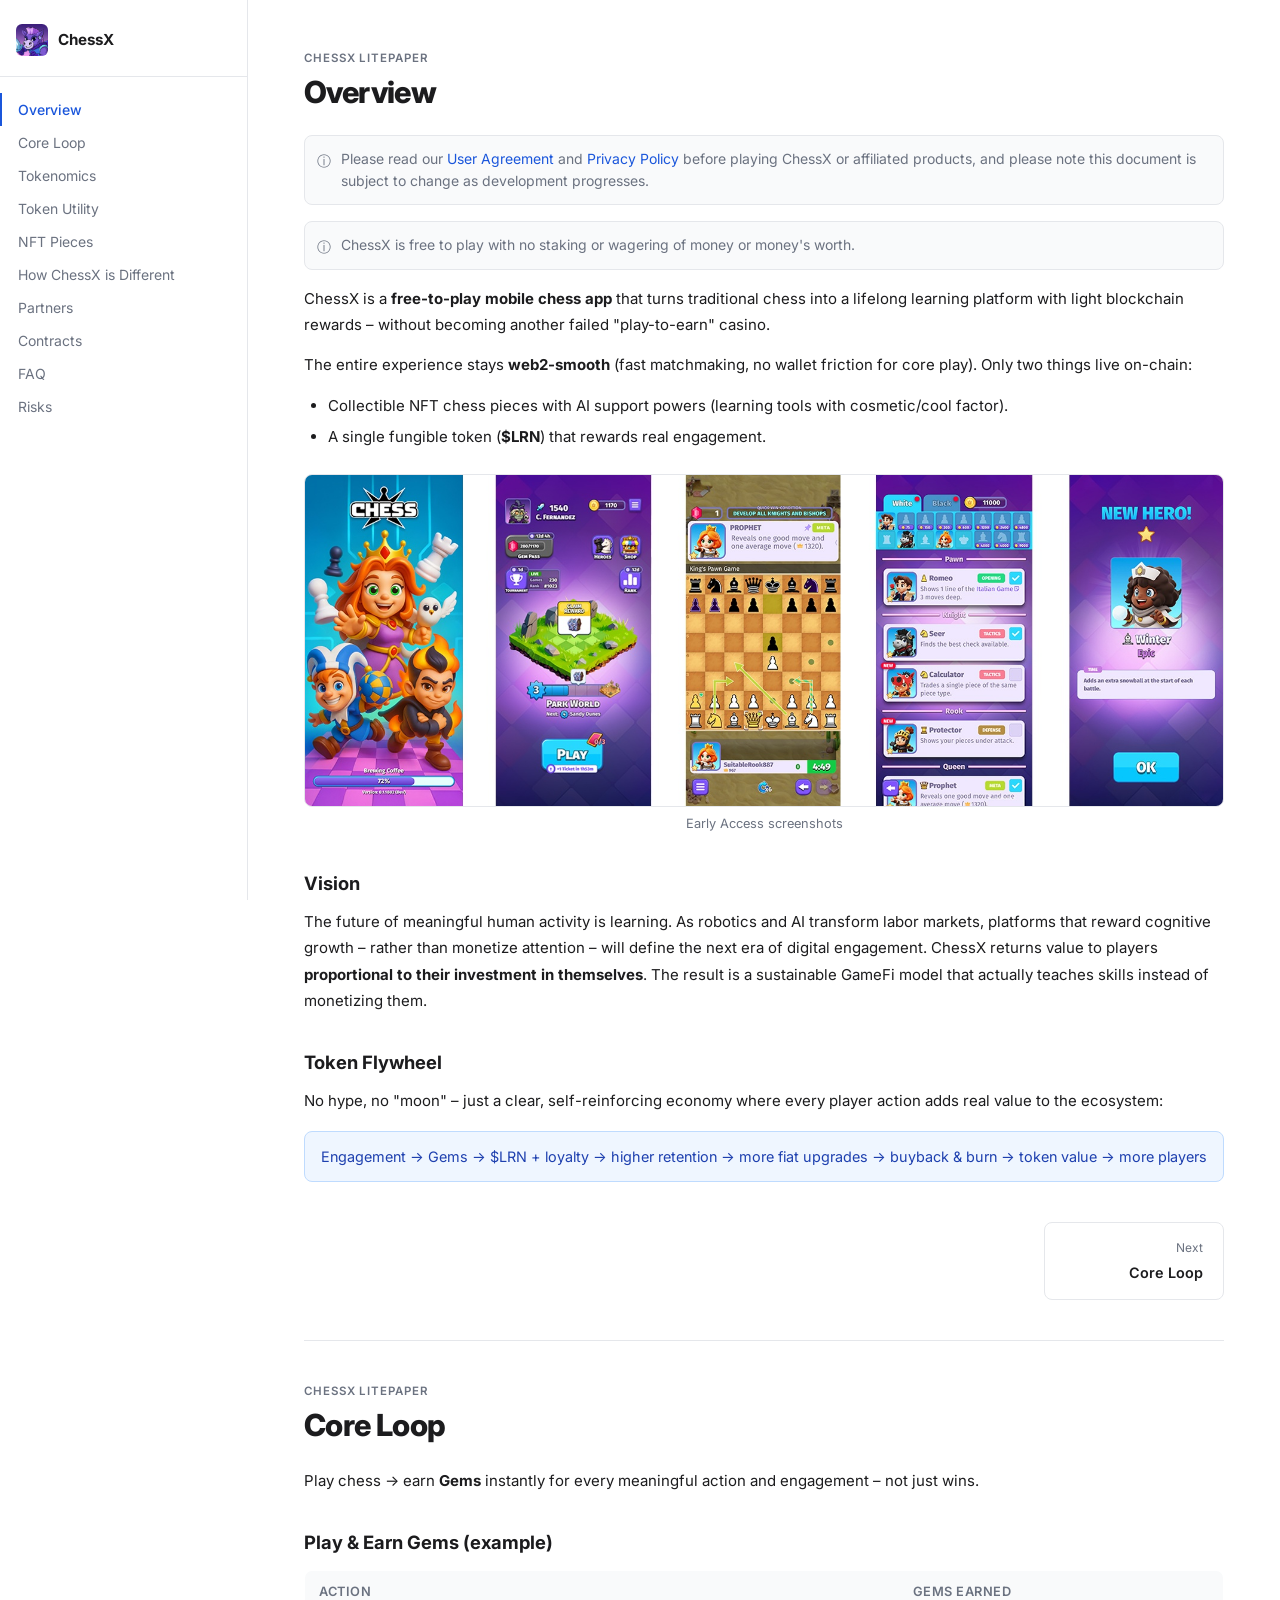
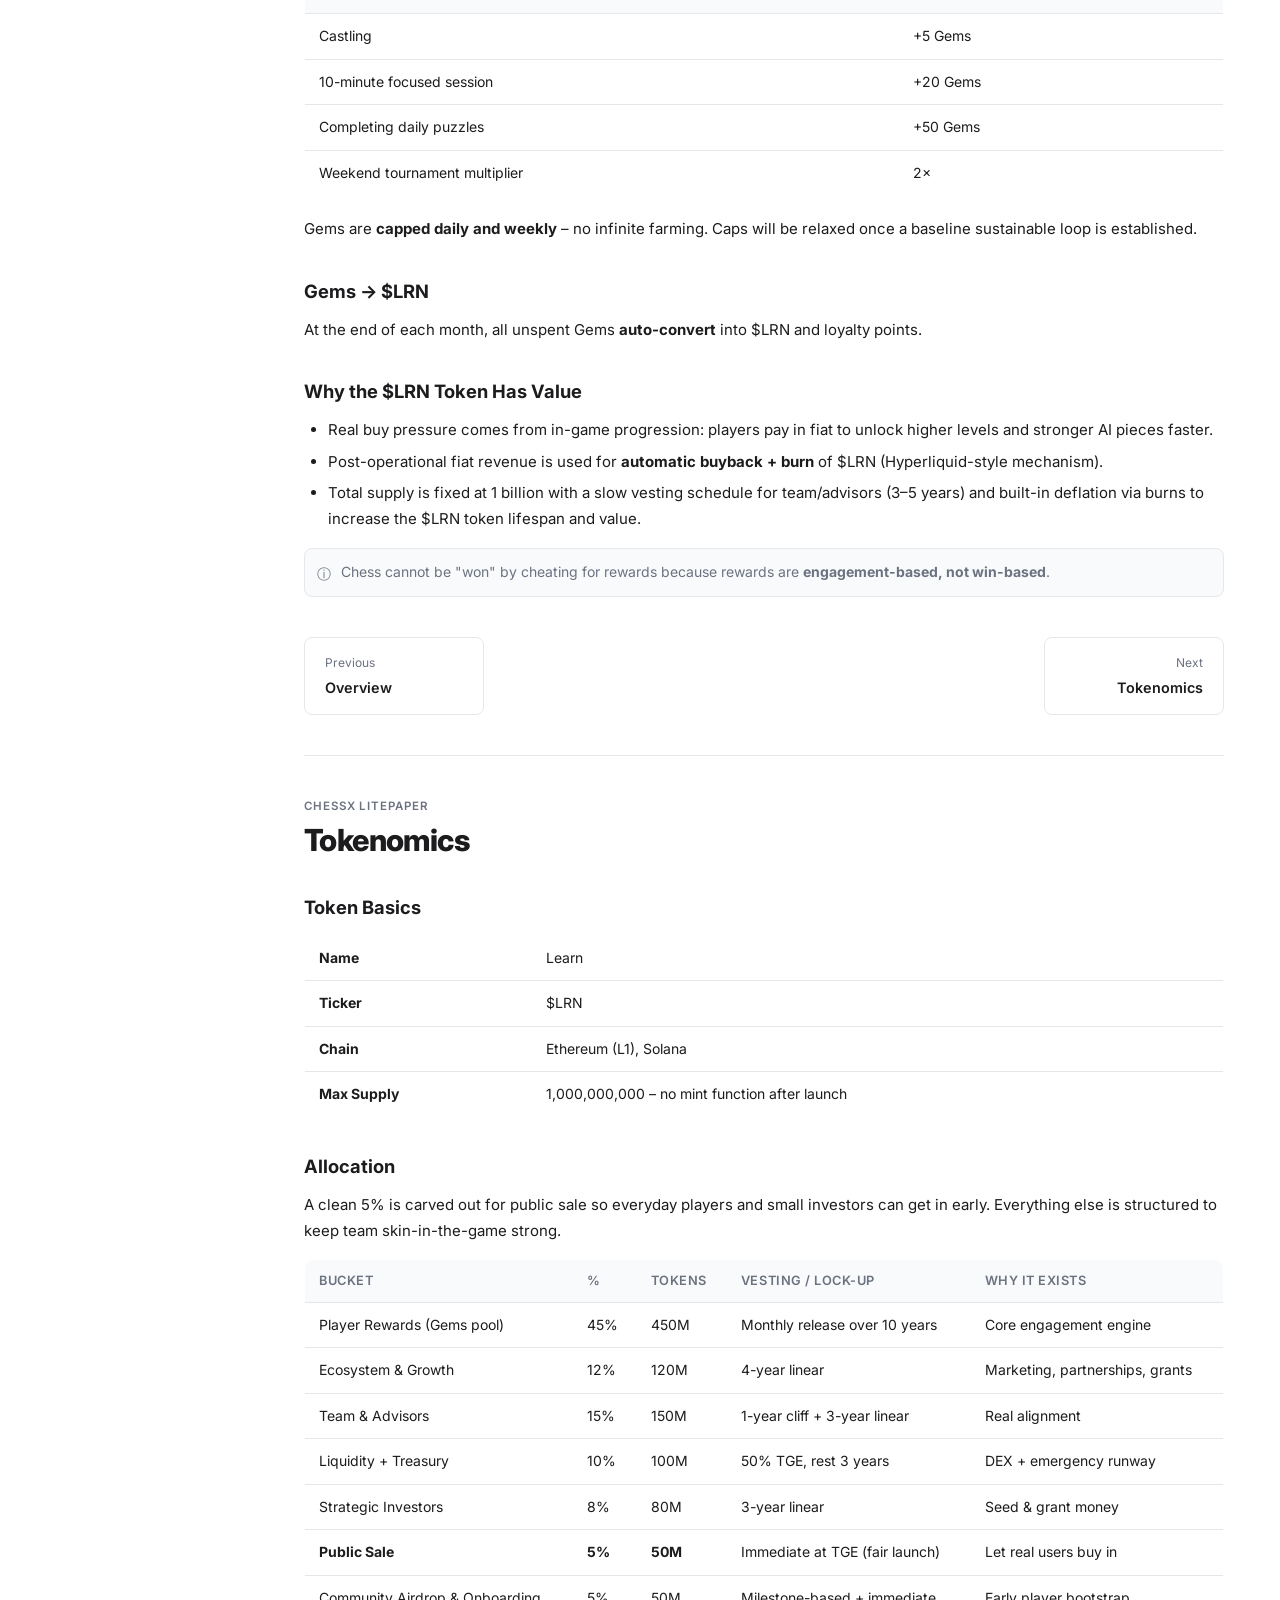
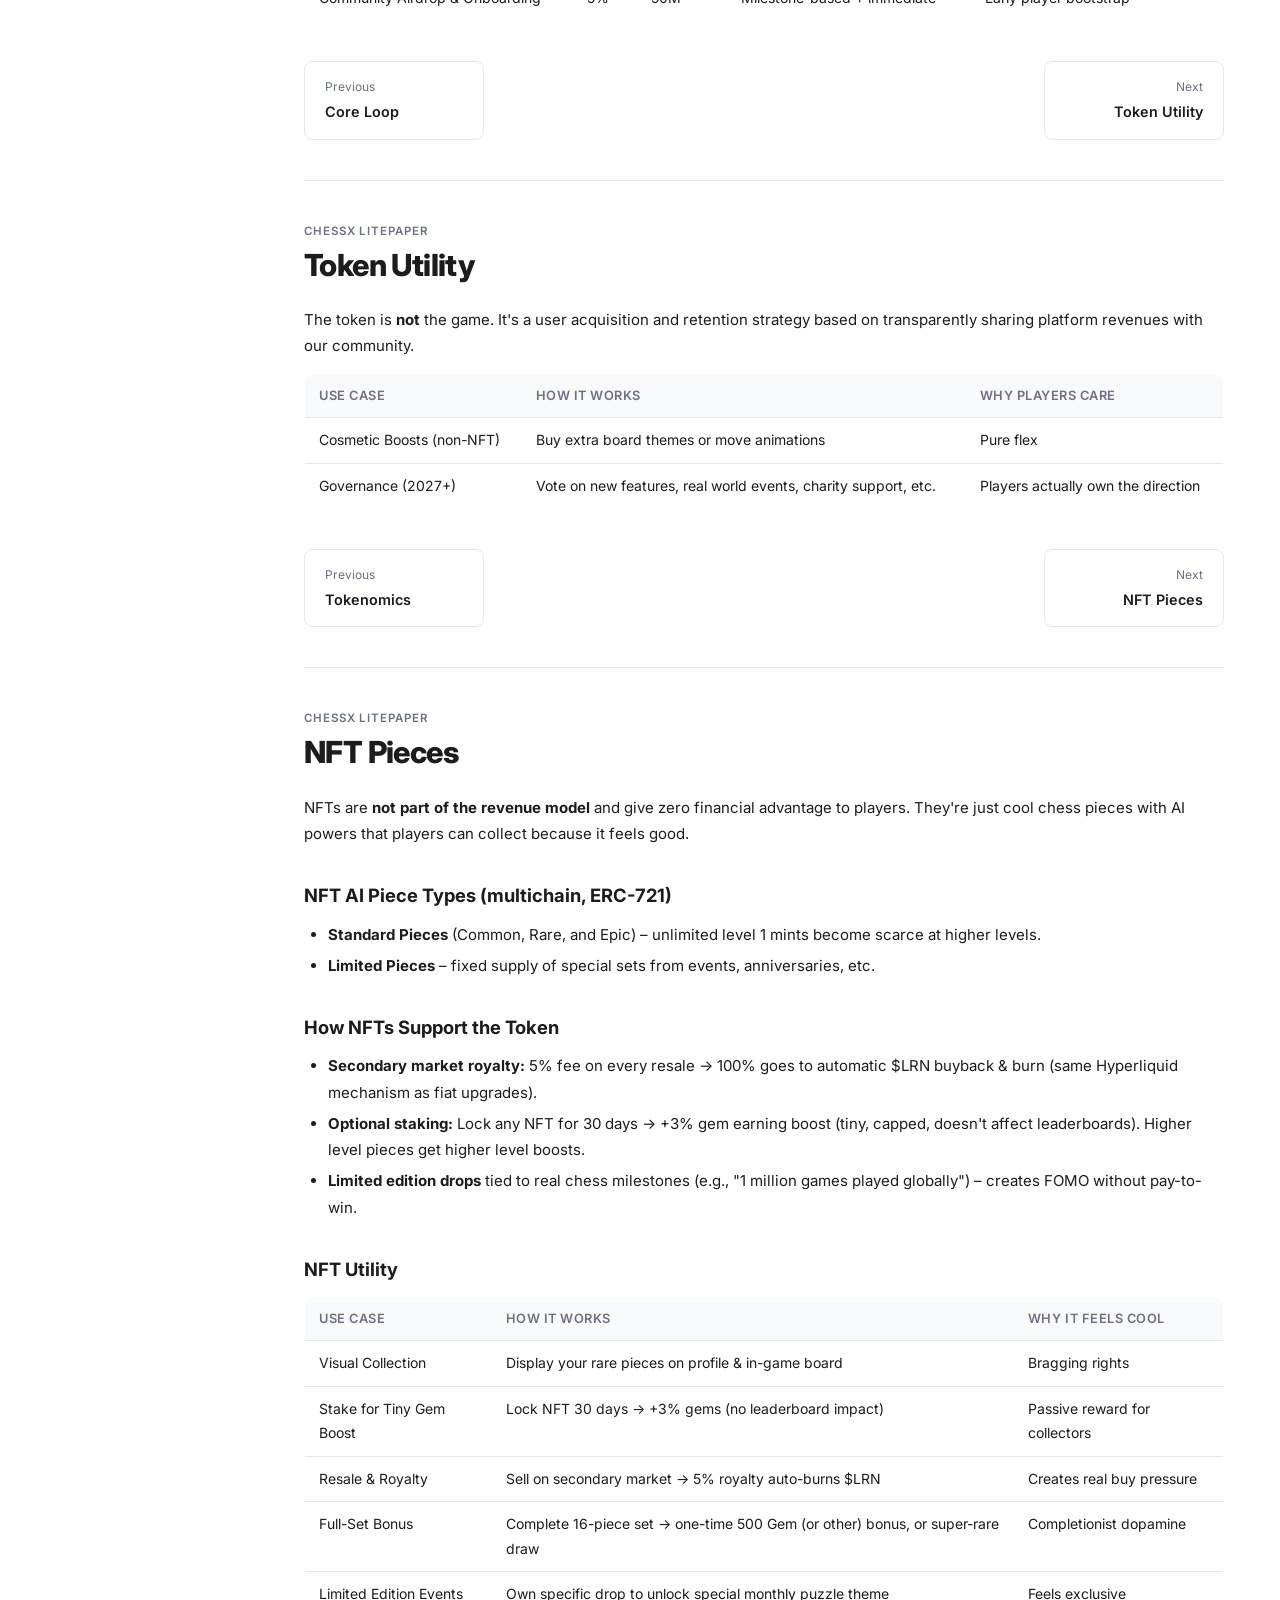
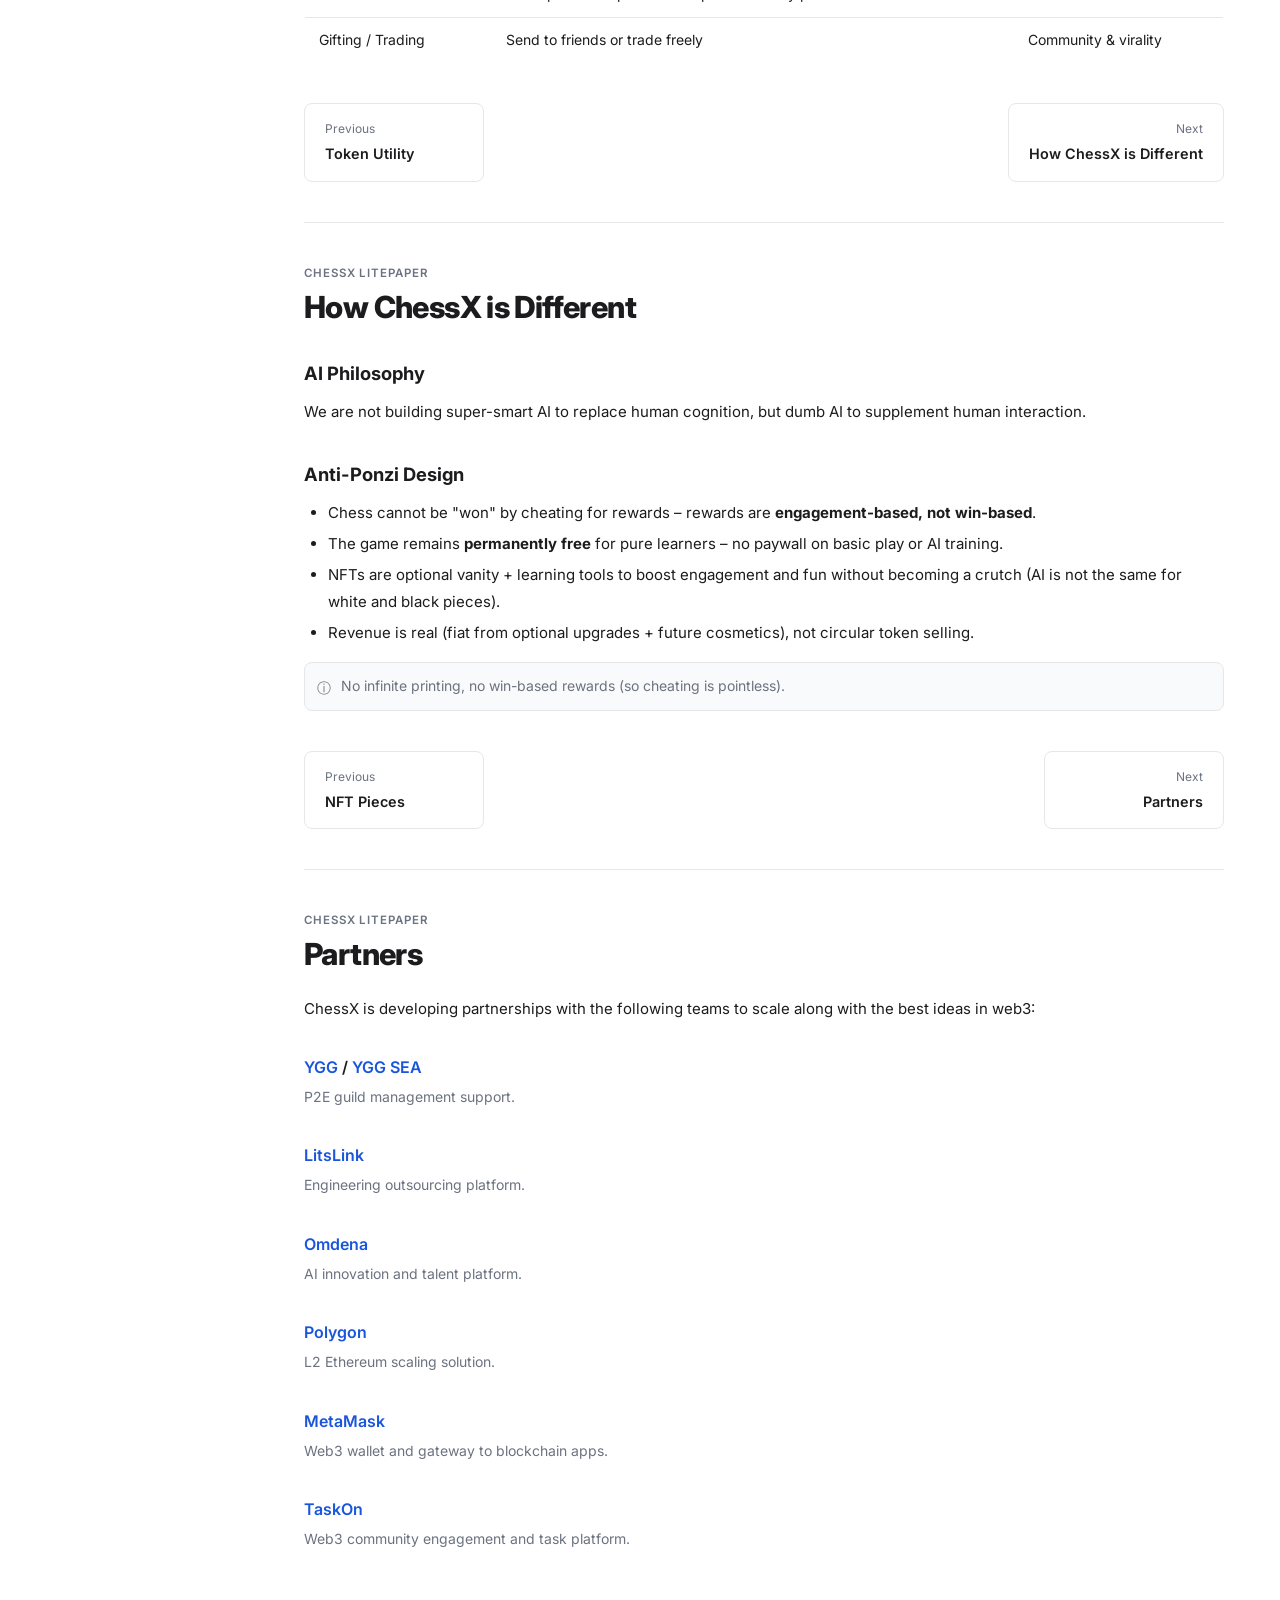
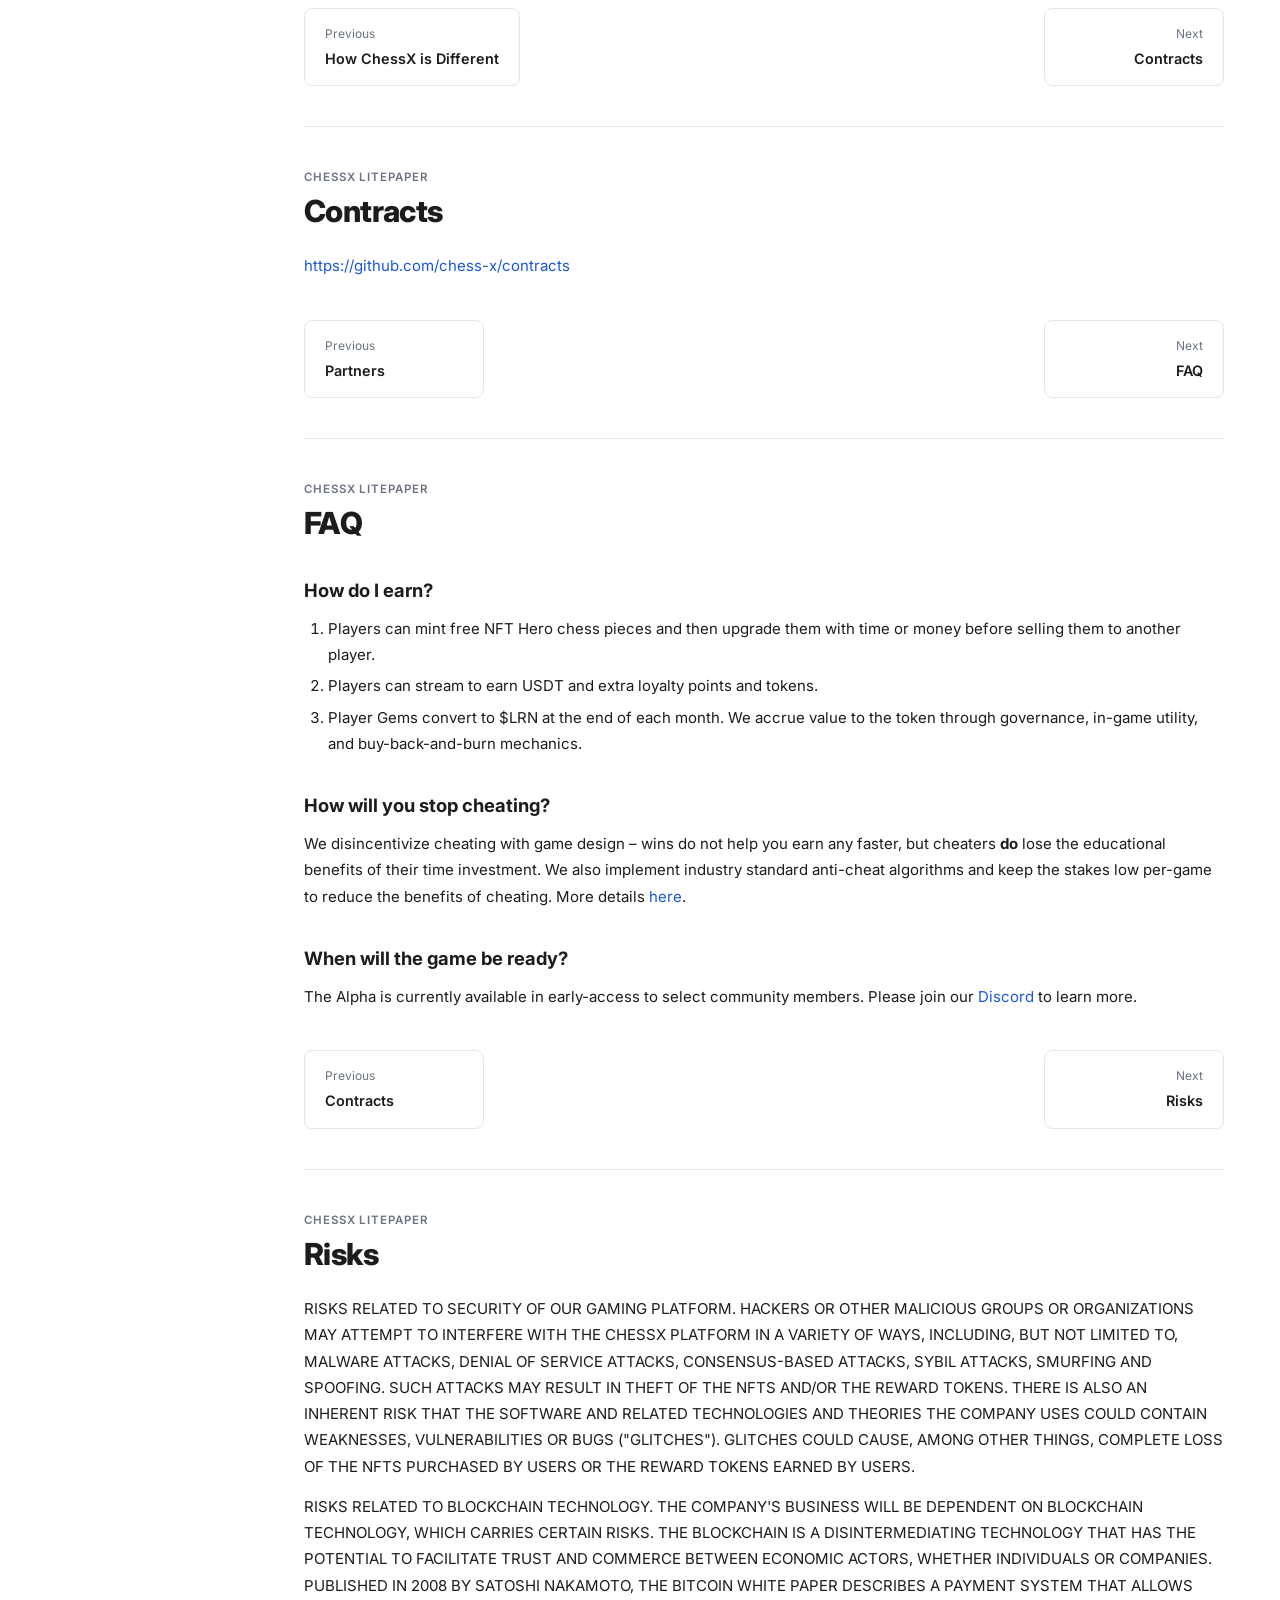
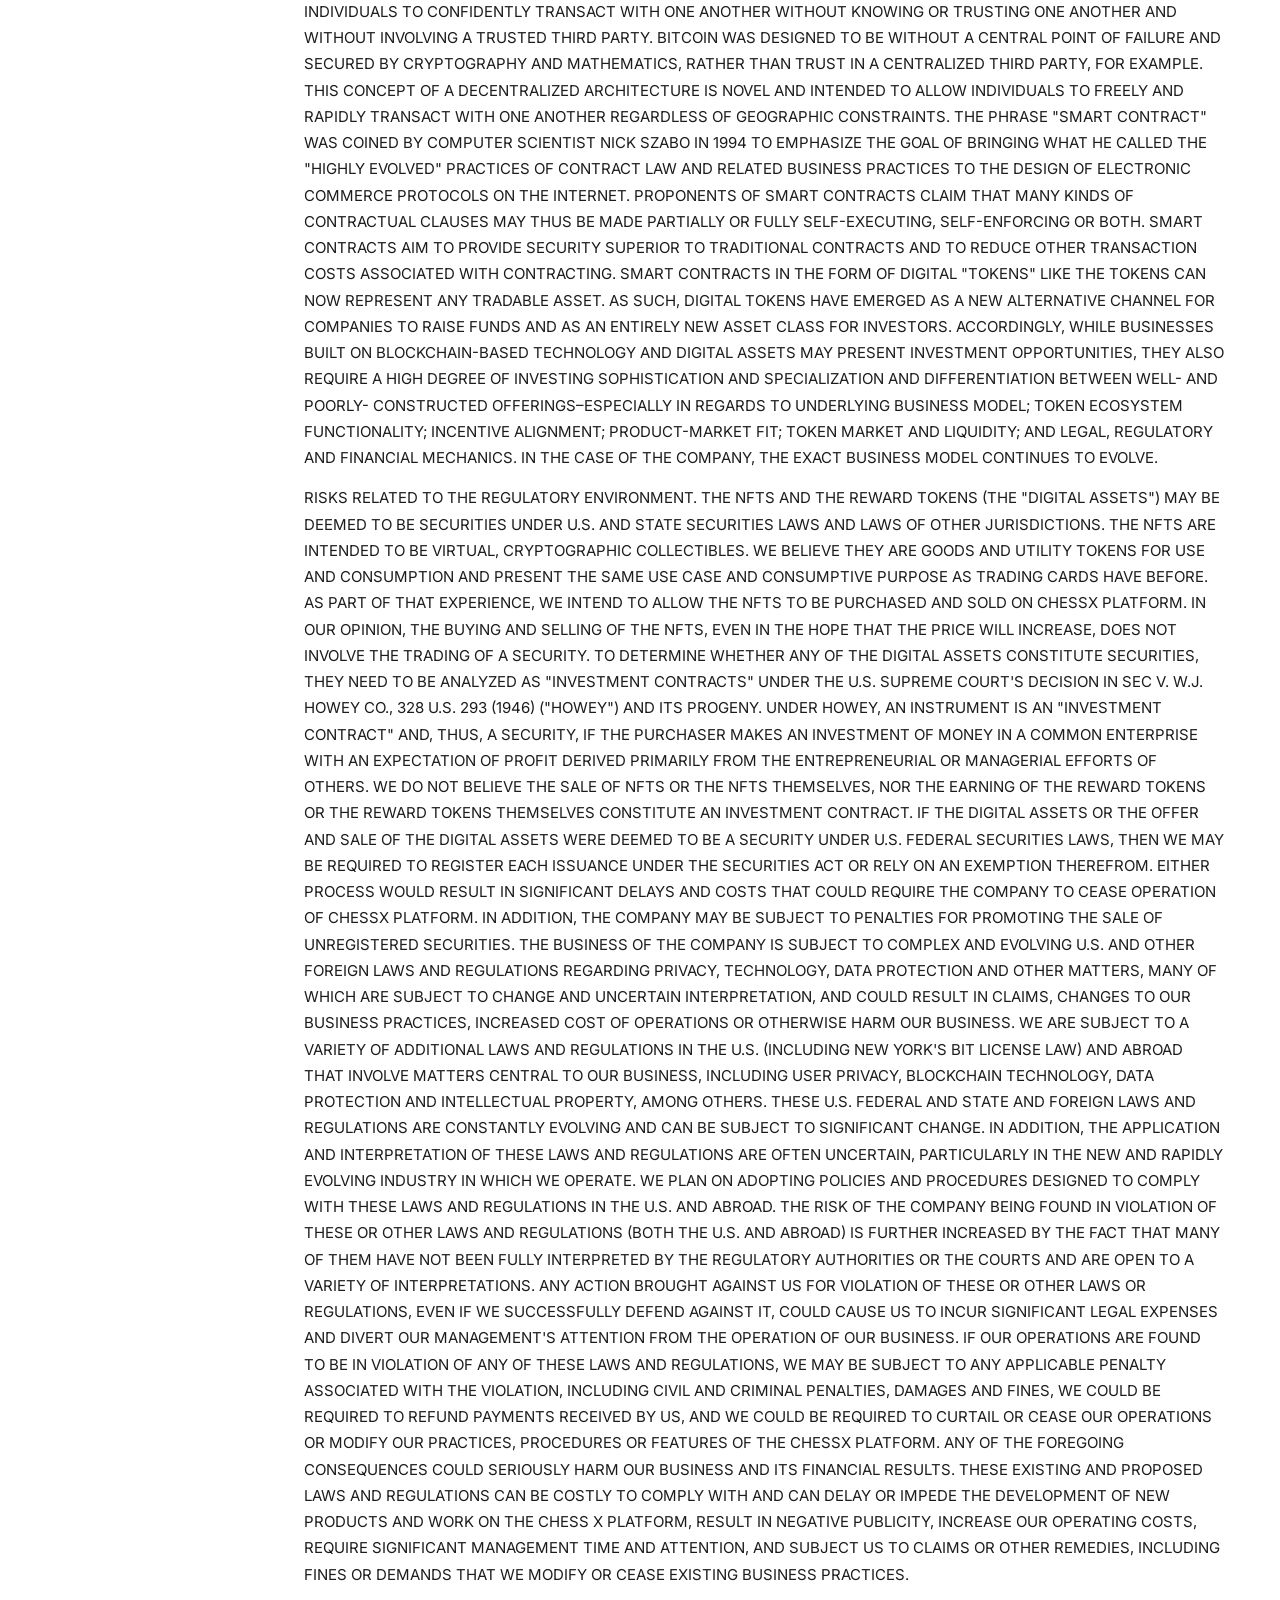
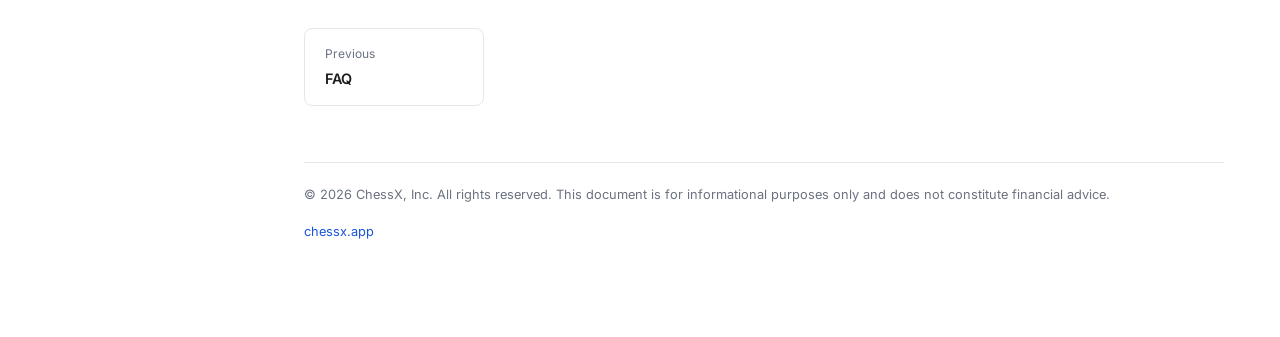
<file: index.html>
<!DOCTYPE html>
<html lang="en">
<head>
  <meta charset="UTF-8" />
  <meta name="viewport" content="width=device-width, initial-scale=1.0" />
  <title>ChessX Litepaper</title>
  <link rel="preconnect" href="https://fonts.googleapis.com">
  <link rel="preconnect" href="https://fonts.gstatic.com" crossorigin>
  <link href="https://fonts.googleapis.com/css2?family=Inter:wght@400;500;600;700;800&display=swap" rel="stylesheet">
  <link rel="icon" type="image/png" href="favicon.png" />
  <link rel="stylesheet" href="styles.css" />
</head>
<body>

  <!-- MOBILE HEADER -->
  <header class="mobile-header">
    <div class="mobile-logo">
      <a href="https://chessx.app" target="_blank">
        <img src="images/logo-game.jpg" alt="ChessX" />
        <span>ChessX</span>
      </a>
    </div>
    <button class="mobile-menu-btn" onclick="toggleMobileMenu()">☰</button>
  </header>
  <nav class="mobile-nav" id="mobile-nav">
    <a href="javascript:void(0)" data-target="overview" onclick="mobileNavClick(this)">Overview</a>
    <a href="javascript:void(0)" data-target="core-loop" onclick="mobileNavClick(this)">Core Loop</a>
    <a href="javascript:void(0)" data-target="tokenomics" onclick="mobileNavClick(this)">Tokenomics</a>
    <a href="javascript:void(0)" data-target="token-utility" onclick="mobileNavClick(this)">Token Utility</a>
    <a href="javascript:void(0)" data-target="nfts" onclick="mobileNavClick(this)">NFT Pieces</a>
    <a href="javascript:void(0)" data-target="differentiation" onclick="mobileNavClick(this)">How ChessX is Different</a>
    <a href="javascript:void(0)" data-target="partners" onclick="mobileNavClick(this)">Partners</a>
    <a href="javascript:void(0)" data-target="contracts" onclick="mobileNavClick(this)">Contracts</a>
    <a href="javascript:void(0)" data-target="faq" onclick="mobileNavClick(this)">FAQ</a>
    <a href="javascript:void(0)" data-target="risks" onclick="mobileNavClick(this)">Risks</a>
  </nav>

  <!-- LEFT SIDEBAR -->
  <aside class="sidebar">
    <div class="sidebar-logo">
      <a href="https://chessx.app" target="_blank">
        <img src="images/logo-game.jpg" alt="ChessX" class="sidebar-logo-img" />
        <span>ChessX</span>
      </a>
    </div>
    <nav class="sidebar-nav">
      <a href="javascript:void(0)" data-target="overview" class="nav-link active">Overview</a>
      <a href="javascript:void(0)" data-target="core-loop" class="nav-link">Core Loop</a>
      <a href="javascript:void(0)" data-target="tokenomics" class="nav-link">Tokenomics</a>
      <a href="javascript:void(0)" data-target="token-utility" class="nav-link">Token Utility</a>
      <a href="javascript:void(0)" data-target="nfts" class="nav-link">NFT Pieces</a>
      <a href="javascript:void(0)" data-target="differentiation" class="nav-link">How ChessX is Different</a>
      <a href="javascript:void(0)" data-target="partners" class="nav-link">Partners</a>
      <a href="javascript:void(0)" data-target="contracts" class="nav-link">Contracts</a>
      <a href="javascript:void(0)" data-target="faq" class="nav-link">FAQ</a>
      <a href="javascript:void(0)" data-target="risks" class="nav-link">Risks</a>
    </nav>
  </aside>

  <!-- MAIN CONTENT -->
  <main class="content">

    <!-- OVERVIEW -->
    <section id="overview">
      <p class="section-label">CHESSX LITEPAPER</p>
      <h1>Overview</h1>

      <div class="callout">
        Please read our <a href="https://prod.d22aw5rcayijxz.amplifyapp.com/user-agreement" target="_blank">User Agreement</a> and <a href="https://prod.d22aw5rcayijxz.amplifyapp.com/privacy-policy" target="_blank">Privacy Policy</a> before playing ChessX or affiliated products, and please note this document is subject to change as development progresses.
      </div>

      <div class="callout">
        ChessX is free to play with no staking or wagering of money or money's worth.
      </div>

      <p>ChessX is a <strong>free-to-play mobile chess app</strong> that turns traditional chess into a lifelong learning platform with light blockchain rewards – without becoming another failed "play-to-earn" casino.</p>

      <p>The entire experience stays <strong>web2-smooth</strong> (fast matchmaking, no wallet friction for core play). Only two things live on-chain:</p>

      <ul>
        <li>Collectible NFT chess pieces with AI support powers (learning tools with cosmetic/cool factor).</li>
        <li>A single fungible token (<strong>$LRN</strong>) that rewards real engagement.</li>
      </ul>

      <div class="screenshot-row">
        <img src="images/ea-ios-screen-composite-1536x553.jpg" alt="ChessX alpha screenshots" />
      </div>
      <p class="caption">Early Access screenshots</p>

      <h2>Vision</h2>
      <p>The future of meaningful human activity is learning. As robotics and AI transform labor markets, platforms that reward cognitive growth – rather than monetize attention – will define the next era of digital engagement. ChessX returns value to players <strong>proportional to their investment in themselves</strong>. The result is a sustainable GameFi model that actually teaches skills instead of monetizing them.</p>

      <h2>Token Flywheel</h2>

      <p>No hype, no "moon" – just a clear, self-reinforcing economy where every player action adds real value to the ecosystem:</p>

      <div class="flywheel">
        Engagement → Gems → $LRN + loyalty → higher retention → more fiat upgrades → buyback &amp; burn → token value → more players
      </div>

      <div class="page-nav">
        <div></div>
        <a href="javascript:void(0)" data-target="core-loop" class="page-nav-next">
          <span class="page-nav-label">Next</span>
          <span class="page-nav-title">Core Loop</span>
        </a>
      </div>
    </section>

    <hr />

    <!-- CORE LOOP -->
    <section id="core-loop">
      <p class="section-label">CHESSX LITEPAPER</p>
      <h1>Core Loop</h1>

      <p>Play chess → earn <strong>Gems</strong> instantly for every meaningful action and engagement – not just wins.</p>

      <h2>Play &amp; Earn Gems (example)</h2>

      <table>
        <thead>
          <tr><th>Action</th><th>Gems Earned</th></tr>
        </thead>
        <tbody>
          <tr><td>Castling</td><td>+5 Gems</td></tr>
          <tr><td>10-minute focused session</td><td>+20 Gems</td></tr>
          <tr><td>Completing daily puzzles</td><td>+50 Gems</td></tr>
          <tr><td>Weekend tournament multiplier</td><td>2×</td></tr>
        </tbody>
      </table>

      <p>Gems are <strong>capped daily and weekly</strong> – no infinite farming. Caps will be relaxed once a baseline sustainable loop is established.</p>

      <h2>Gems → $LRN</h2>
      <p>At the end of each month, all unspent Gems <strong>auto-convert</strong> into $LRN and loyalty points.</p>

      <h2>Why the $LRN Token Has Value</h2>
      <ul>
        <li>Real buy pressure comes from in-game progression: players pay in fiat to unlock higher levels and stronger AI pieces faster.</li>
        <li>Post-operational fiat revenue is used for <strong>automatic buyback + burn</strong> of $LRN (Hyperliquid-style mechanism).</li>
        <li>Total supply is fixed at 1 billion with a slow vesting schedule for team/advisors (3–5 years) and built-in deflation via burns to increase the $LRN token lifespan and value.</li>
      </ul>

      <div class="callout">
        Chess cannot be "won" by cheating for rewards because rewards are <strong>engagement-based, not win-based</strong>.
      </div>

      <div class="page-nav">
        <a href="javascript:void(0)" data-target="overview" class="page-nav-prev">
          <span class="page-nav-label">Previous</span>
          <span class="page-nav-title">Overview</span>
        </a>
        <a href="javascript:void(0)" data-target="tokenomics" class="page-nav-next">
          <span class="page-nav-label">Next</span>
          <span class="page-nav-title">Tokenomics</span>
        </a>
      </div>
    </section>

    <hr />

    <!-- TOKENOMICS -->
    <section id="tokenomics">
      <p class="section-label">CHESSX LITEPAPER</p>
      <h1>Tokenomics</h1>

      <h2>Token Basics</h2>
      <table>
        <tbody>
          <tr><td><strong>Name</strong></td><td>Learn</td></tr>
          <tr><td><strong>Ticker</strong></td><td>$LRN</td></tr>
          <tr><td><strong>Chain</strong></td><td>Ethereum (L1), Solana</td></tr>
          <tr><td><strong>Max Supply</strong></td><td>1,000,000,000 – no mint function after launch</td></tr>
        </tbody>
      </table>

      <h2>Allocation</h2>
      <p>A clean 5% is carved out for public sale so everyday players and small investors can get in early. Everything else is structured to keep team skin-in-the-game strong.</p>

      <table>
        <thead>
          <tr><th>Bucket</th><th>%</th><th>Tokens</th><th>Vesting / Lock-up</th><th>Why it exists</th></tr>
        </thead>
        <tbody>
          <tr><td>Player Rewards (Gems pool)</td><td>45%</td><td>450M</td><td>Monthly release over 10 years</td><td>Core engagement engine</td></tr>
          <tr><td>Ecosystem &amp; Growth</td><td>12%</td><td>120M</td><td>4-year linear</td><td>Marketing, partnerships, grants</td></tr>
          <tr><td>Team &amp; Advisors</td><td>15%</td><td>150M</td><td>1-year cliff + 3-year linear</td><td>Real alignment</td></tr>
          <tr><td>Liquidity + Treasury</td><td>10%</td><td>100M</td><td>50% TGE, rest 3 years</td><td>DEX + emergency runway</td></tr>
          <tr><td>Strategic Investors</td><td>8%</td><td>80M</td><td>3-year linear</td><td>Seed &amp; grant money</td></tr>
          <tr><td><strong>Public Sale</strong></td><td><strong>5%</strong></td><td><strong>50M</strong></td><td>Immediate at TGE (fair launch)</td><td>Let real users buy in</td></tr>
          <tr><td>Community Airdrop &amp; Onboarding</td><td>5%</td><td>50M</td><td>Milestone-based + immediate</td><td>Early player bootstrap</td></tr>
        </tbody>
      </table>

      <div class="page-nav">
        <a href="javascript:void(0)" data-target="core-loop" class="page-nav-prev">
          <span class="page-nav-label">Previous</span>
          <span class="page-nav-title">Core Loop</span>
        </a>
        <a href="javascript:void(0)" data-target="token-utility" class="page-nav-next">
          <span class="page-nav-label">Next</span>
          <span class="page-nav-title">Token Utility</span>
        </a>
      </div>
    </section>

    <hr />

    <!-- TOKEN UTILITY -->
    <section id="token-utility">
      <p class="section-label">CHESSX LITEPAPER</p>
      <h1>Token Utility</h1>

      <p>The token is <strong>not</strong> the game. It's a user acquisition and retention strategy based on transparently sharing platform revenues with our community.</p>

      <table>
        <thead>
          <tr><th>Use Case</th><th>How It Works</th><th>Why Players Care</th></tr>
        </thead>
        <tbody>
          <tr><td>Cosmetic Boosts (non-NFT)</td><td>Buy extra board themes or move animations</td><td>Pure flex</td></tr>
          <tr><td>Governance (2027+)</td><td>Vote on new features, real world events, charity support, etc.</td><td>Players actually own the direction</td></tr>
        </tbody>
      </table>

      <div class="page-nav">
        <a href="javascript:void(0)" data-target="tokenomics" class="page-nav-prev">
          <span class="page-nav-label">Previous</span>
          <span class="page-nav-title">Tokenomics</span>
        </a>
        <a href="javascript:void(0)" data-target="nfts" class="page-nav-next">
          <span class="page-nav-label">Next</span>
          <span class="page-nav-title">NFT Pieces</span>
        </a>
      </div>
    </section>

    <hr />

    <!-- NFTs -->
    <section id="nfts">
      <p class="section-label">CHESSX LITEPAPER</p>
      <h1>NFT Pieces</h1>

      <p>NFTs are <strong>not part of the revenue model</strong> and give zero financial advantage to players. They're just cool chess pieces with AI powers that players can collect because it feels good.</p>

      <h2>NFT AI Piece Types (multichain, ERC-721)</h2>
      <ul>
        <li><strong>Standard Pieces</strong> (Common, Rare, and Epic) – unlimited level 1 mints become scarce at higher levels.</li>
        <li><strong>Limited Pieces</strong> – fixed supply of special sets from events, anniversaries, etc.</li>
      </ul>

      <h2>How NFTs Support the Token</h2>
      <ul>
        <li><strong>Secondary market royalty:</strong> 5% fee on every resale → 100% goes to automatic $LRN buyback &amp; burn (same Hyperliquid mechanism as fiat upgrades).</li>
        <li><strong>Optional staking:</strong> Lock any NFT for 30 days → +3% gem earning boost (tiny, capped, doesn't affect leaderboards). Higher level pieces get higher level boosts.</li>
        <li><strong>Limited edition drops</strong> tied to real chess milestones (e.g., "1 million games played globally") – creates FOMO without pay-to-win.</li>
      </ul>

      <h2>NFT Utility</h2>
      <table>
        <thead>
          <tr><th>Use Case</th><th>How It Works</th><th>Why It Feels Cool</th></tr>
        </thead>
        <tbody>
          <tr><td>Visual Collection</td><td>Display your rare pieces on profile &amp; in-game board</td><td>Bragging rights</td></tr>
          <tr><td>Stake for Tiny Gem Boost</td><td>Lock NFT 30 days → +3% gems (no leaderboard impact)</td><td>Passive reward for collectors</td></tr>
          <tr><td>Resale &amp; Royalty</td><td>Sell on secondary market → 5% royalty auto-burns $LRN</td><td>Creates real buy pressure</td></tr>
          <tr><td>Full-Set Bonus</td><td>Complete 16-piece set → one-time 500 Gem (or other) bonus, or super-rare draw</td><td>Completionist dopamine</td></tr>
          <tr><td>Limited Edition Events</td><td>Own specific drop to unlock special monthly puzzle theme</td><td>Feels exclusive</td></tr>
          <tr><td>Gifting / Trading</td><td>Send to friends or trade freely</td><td>Community &amp; virality</td></tr>
        </tbody>
      </table>

      <div class="page-nav">
        <a href="javascript:void(0)" data-target="token-utility" class="page-nav-prev">
          <span class="page-nav-label">Previous</span>
          <span class="page-nav-title">Token Utility</span>
        </a>
        <a href="javascript:void(0)" data-target="differentiation" class="page-nav-next">
          <span class="page-nav-label">Next</span>
          <span class="page-nav-title">How ChessX is Different</span>
        </a>
      </div>
    </section>

    <hr />

    <!-- DIFFERENTIATION -->
    <section id="differentiation">
      <p class="section-label">CHESSX LITEPAPER</p>
      <h1>How ChessX is Different</h1>

      <h2>AI Philosophy</h2>
      <p>We are not building super-smart AI to replace human cognition, but dumb AI to supplement human interaction.</p>

      <h2>Anti-Ponzi Design</h2>
      <ul>
        <li>Chess cannot be "won" by cheating for rewards – rewards are <strong>engagement-based, not win-based</strong>.</li>
        <li>The game remains <strong>permanently free</strong> for pure learners – no paywall on basic play or AI training.</li>
        <li>NFTs are optional vanity + learning tools to boost engagement and fun without becoming a crutch (AI is not the same for white and black pieces).</li>
        <li>Revenue is real (fiat from optional upgrades + future cosmetics), not circular token selling.</li>
      </ul>

      <div class="callout">
        No infinite printing, no win-based rewards (so cheating is pointless).
      </div>

      <div class="page-nav">
        <a href="javascript:void(0)" data-target="nfts" class="page-nav-prev">
          <span class="page-nav-label">Previous</span>
          <span class="page-nav-title">NFT Pieces</span>
        </a>
        <a href="javascript:void(0)" data-target="partners" class="page-nav-next">
          <span class="page-nav-label">Next</span>
          <span class="page-nav-title">Partners</span>
        </a>
      </div>
    </section>

    <hr />

    <!-- PARTNERS -->
    <section id="partners">
      <p class="section-label">CHESSX LITEPAPER</p>
      <h1>Partners</h1>

      <p>ChessX is developing partnerships with the following teams to scale along with the best ideas in web3:</p>

      <div class="partner-list">

        <div class="partner">
          <h3><a href="https://ygg.gg" target="_blank">YGG</a> / <a href="https://ygg.gg/sea" target="_blank">YGG SEA</a></h3>
          <p>P2E guild management support.</p>
        </div>

        <div class="partner">
          <h3><a href="https://litslink.com" target="_blank">LitsLink</a></h3>
          <p>Engineering outsourcing platform.</p>
        </div>

        <div class="partner">
          <h3><a href="https://omdena.com" target="_blank">Omdena</a></h3>
          <p>AI innovation and talent platform.</p>
        </div>

        <div class="partner">
          <h3><a href="https://polygon.technology" target="_blank">Polygon</a></h3>
          <p>L2 Ethereum scaling solution.</p>
        </div>

        <div class="partner">
          <h3><a href="https://metamask.io" target="_blank">MetaMask</a></h3>
          <p>Web3 wallet and gateway to blockchain apps.</p>
        </div>

        <div class="partner">
          <h3><a href="https://taskon.xyz" target="_blank">TaskOn</a></h3>
          <p>Web3 community engagement and task platform.</p>
        </div>

      </div>

      <div class="page-nav">
        <a href="javascript:void(0)" data-target="differentiation" class="page-nav-prev">
          <span class="page-nav-label">Previous</span>
          <span class="page-nav-title">How ChessX is Different</span>
        </a>
        <a href="javascript:void(0)" data-target="contracts" class="page-nav-next">
          <span class="page-nav-label">Next</span>
          <span class="page-nav-title">Contracts</span>
        </a>
      </div>
    </section>

    <hr />

    <!-- CONTRACTS -->
    <section id="contracts">
      <p class="section-label">CHESSX LITEPAPER</p>
      <h1>Contracts</h1>

      <p><a href="https://github.com/chess-x/contracts" target="_blank">https://github.com/chess-x/contracts</a></p>

      <div class="page-nav">
        <a href="javascript:void(0)" data-target="partners" class="page-nav-prev">
          <span class="page-nav-label">Previous</span>
          <span class="page-nav-title">Partners</span>
        </a>
        <a href="javascript:void(0)" data-target="faq" class="page-nav-next">
          <span class="page-nav-label">Next</span>
          <span class="page-nav-title">FAQ</span>
        </a>
      </div>
    </section>

    <hr />

    <!-- FAQ -->
    <section id="faq">
      <p class="section-label">CHESSX LITEPAPER</p>
      <h1>FAQ</h1>

      <h2>How do I earn?</h2>
      <ol>
        <li>Players can mint free NFT Hero chess pieces and then upgrade them with time or money before selling them to another player.</li>
        <li>Players can stream to earn USDT and extra loyalty points and tokens.</li>
        <li>Player Gems convert to $LRN at the end of each month. We accrue value to the token through governance, in-game utility, and buy-back-and-burn mechanics.</li>
      </ol>

      <h2>How will you stop cheating?</h2>
      <p>We disincentivize cheating with game design – wins do not help you earn any faster, but cheaters <strong>do</strong> lose the educational benefits of their time investment. We also implement industry standard anti-cheat algorithms and keep the stakes low per-game to reduce the benefits of cheating. More details <a href="https://ivy-lyre-3ec.notion.site/How-Anti-Cheat-Works-At-ChessX-99b1696f19584bee978480e38902c38e" target="_blank">here</a>.</p>

      <h2>When will the game be ready?</h2>
      <p>The Alpha is currently available in early-access to select community members. Please join our <a href="https://discord.com/invite/HRBBqKU7rj" target="_blank">Discord</a> to learn more.</p>

      <div class="page-nav">
        <a href="javascript:void(0)" data-target="contracts" class="page-nav-prev">
          <span class="page-nav-label">Previous</span>
          <span class="page-nav-title">Contracts</span>
        </a>
        <a href="javascript:void(0)" data-target="risks" class="page-nav-next">
          <span class="page-nav-label">Next</span>
          <span class="page-nav-title">Risks</span>
        </a>
      </div>
    </section>

    <hr />

    <!-- RISKS -->
    <section id="risks">
      <p class="section-label">CHESSX LITEPAPER</p>
      <h1>Risks</h1>

      <p>RISKS RELATED TO SECURITY OF OUR GAMING PLATFORM. HACKERS OR OTHER MALICIOUS GROUPS OR ORGANIZATIONS MAY ATTEMPT TO INTERFERE WITH THE CHESSX PLATFORM IN A VARIETY OF WAYS, INCLUDING, BUT NOT LIMITED TO, MALWARE ATTACKS, DENIAL OF SERVICE ATTACKS, CONSENSUS-BASED ATTACKS, SYBIL ATTACKS, SMURFING AND SPOOFING. SUCH ATTACKS MAY RESULT IN THEFT OF THE NFTS AND/OR THE REWARD TOKENS. THERE IS ALSO AN INHERENT RISK THAT THE SOFTWARE AND RELATED TECHNOLOGIES AND THEORIES THE COMPANY USES COULD CONTAIN WEAKNESSES, VULNERABILITIES OR BUGS ("GLITCHES"). GLITCHES COULD CAUSE, AMONG OTHER THINGS, COMPLETE LOSS OF THE NFTS PURCHASED BY USERS OR THE REWARD TOKENS EARNED BY USERS.</p>

      <p>RISKS RELATED TO BLOCKCHAIN TECHNOLOGY. THE COMPANY'S BUSINESS WILL BE DEPENDENT ON BLOCKCHAIN TECHNOLOGY, WHICH CARRIES CERTAIN RISKS. THE BLOCKCHAIN IS A DISINTERMEDIATING TECHNOLOGY THAT HAS THE POTENTIAL TO FACILITATE TRUST AND COMMERCE BETWEEN ECONOMIC ACTORS, WHETHER INDIVIDUALS OR COMPANIES. PUBLISHED IN 2008 BY SATOSHI NAKAMOTO, THE BITCOIN WHITE PAPER DESCRIBES A PAYMENT SYSTEM THAT ALLOWS INDIVIDUALS TO CONFIDENTLY TRANSACT WITH ONE ANOTHER WITHOUT KNOWING OR TRUSTING ONE ANOTHER AND WITHOUT INVOLVING A TRUSTED THIRD PARTY. BITCOIN WAS DESIGNED TO BE WITHOUT A CENTRAL POINT OF FAILURE AND SECURED BY CRYPTOGRAPHY AND MATHEMATICS, RATHER THAN TRUST IN A CENTRALIZED THIRD PARTY, FOR EXAMPLE. THIS CONCEPT OF A DECENTRALIZED ARCHITECTURE IS NOVEL AND INTENDED TO ALLOW INDIVIDUALS TO FREELY AND RAPIDLY TRANSACT WITH ONE ANOTHER REGARDLESS OF GEOGRAPHIC CONSTRAINTS. THE PHRASE "SMART CONTRACT" WAS COINED BY COMPUTER SCIENTIST NICK SZABO IN 1994 TO EMPHASIZE THE GOAL OF BRINGING WHAT HE CALLED THE "HIGHLY EVOLVED" PRACTICES OF CONTRACT LAW AND RELATED BUSINESS PRACTICES TO THE DESIGN OF ELECTRONIC COMMERCE PROTOCOLS ON THE INTERNET. PROPONENTS OF SMART CONTRACTS CLAIM THAT MANY KINDS OF CONTRACTUAL CLAUSES MAY THUS BE MADE PARTIALLY OR FULLY SELF-EXECUTING, SELF-ENFORCING OR BOTH. SMART CONTRACTS AIM TO PROVIDE SECURITY SUPERIOR TO TRADITIONAL CONTRACTS AND TO REDUCE OTHER TRANSACTION COSTS ASSOCIATED WITH CONTRACTING. SMART CONTRACTS IN THE FORM OF DIGITAL "TOKENS" LIKE THE TOKENS CAN NOW REPRESENT ANY TRADABLE ASSET. AS SUCH, DIGITAL TOKENS HAVE EMERGED AS A NEW ALTERNATIVE CHANNEL FOR COMPANIES TO RAISE FUNDS AND AS AN ENTIRELY NEW ASSET CLASS FOR INVESTORS. ACCORDINGLY, WHILE BUSINESSES BUILT ON BLOCKCHAIN-BASED TECHNOLOGY AND DIGITAL ASSETS MAY PRESENT INVESTMENT OPPORTUNITIES, THEY ALSO REQUIRE A HIGH DEGREE OF INVESTING SOPHISTICATION AND SPECIALIZATION AND DIFFERENTIATION BETWEEN WELL- AND POORLY- CONSTRUCTED OFFERINGS–ESPECIALLY IN REGARDS TO UNDERLYING BUSINESS MODEL; TOKEN ECOSYSTEM FUNCTIONALITY; INCENTIVE ALIGNMENT; PRODUCT-MARKET FIT; TOKEN MARKET AND LIQUIDITY; AND LEGAL, REGULATORY AND FINANCIAL MECHANICS. IN THE CASE OF THE COMPANY, THE EXACT BUSINESS MODEL CONTINUES TO EVOLVE.</p>

      <p>RISKS RELATED TO THE REGULATORY ENVIRONMENT. THE NFTS AND THE REWARD TOKENS (THE "DIGITAL ASSETS") MAY BE DEEMED TO BE SECURITIES UNDER U.S. AND STATE SECURITIES LAWS AND LAWS OF OTHER JURISDICTIONS. THE NFTS ARE INTENDED TO BE VIRTUAL, CRYPTOGRAPHIC COLLECTIBLES. WE BELIEVE THEY ARE GOODS AND UTILITY TOKENS FOR USE AND CONSUMPTION AND PRESENT THE SAME USE CASE AND CONSUMPTIVE PURPOSE AS TRADING CARDS HAVE BEFORE. AS PART OF THAT EXPERIENCE, WE INTEND TO ALLOW THE NFTS TO BE PURCHASED AND SOLD ON CHESSX PLATFORM. IN OUR OPINION, THE BUYING AND SELLING OF THE NFTS, EVEN IN THE HOPE THAT THE PRICE WILL INCREASE, DOES NOT INVOLVE THE TRADING OF A SECURITY. TO DETERMINE WHETHER ANY OF THE DIGITAL ASSETS CONSTITUTE SECURITIES, THEY NEED TO BE ANALYZED AS "INVESTMENT CONTRACTS" UNDER THE U.S. SUPREME COURT'S DECISION IN SEC V. W.J. HOWEY CO., 328 U.S. 293 (1946) ("HOWEY") AND ITS PROGENY. UNDER HOWEY, AN INSTRUMENT IS AN "INVESTMENT CONTRACT" AND, THUS, A SECURITY, IF THE PURCHASER MAKES AN INVESTMENT OF MONEY IN A COMMON ENTERPRISE WITH AN EXPECTATION OF PROFIT DERIVED PRIMARILY FROM THE ENTREPRENEURIAL OR MANAGERIAL EFFORTS OF OTHERS. WE DO NOT BELIEVE THE SALE OF NFTS OR THE NFTS THEMSELVES, NOR THE EARNING OF THE REWARD TOKENS OR THE REWARD TOKENS THEMSELVES CONSTITUTE AN INVESTMENT CONTRACT. IF THE DIGITAL ASSETS OR THE OFFER AND SALE OF THE DIGITAL ASSETS WERE DEEMED TO BE A SECURITY UNDER U.S. FEDERAL SECURITIES LAWS, THEN WE MAY BE REQUIRED TO REGISTER EACH ISSUANCE UNDER THE SECURITIES ACT OR RELY ON AN EXEMPTION THEREFROM. EITHER PROCESS WOULD RESULT IN SIGNIFICANT DELAYS AND COSTS THAT COULD REQUIRE THE COMPANY TO CEASE OPERATION OF CHESSX PLATFORM. IN ADDITION, THE COMPANY MAY BE SUBJECT TO PENALTIES FOR PROMOTING THE SALE OF UNREGISTERED SECURITIES. THE BUSINESS OF THE COMPANY IS SUBJECT TO COMPLEX AND EVOLVING U.S. AND OTHER FOREIGN LAWS AND REGULATIONS REGARDING PRIVACY, TECHNOLOGY, DATA PROTECTION AND OTHER MATTERS, MANY OF WHICH ARE SUBJECT TO CHANGE AND UNCERTAIN INTERPRETATION, AND COULD RESULT IN CLAIMS, CHANGES TO OUR BUSINESS PRACTICES, INCREASED COST OF OPERATIONS OR OTHERWISE HARM OUR BUSINESS. WE ARE SUBJECT TO A VARIETY OF ADDITIONAL LAWS AND REGULATIONS IN THE U.S. (INCLUDING NEW YORK'S BIT LICENSE LAW) AND ABROAD THAT INVOLVE MATTERS CENTRAL TO OUR BUSINESS, INCLUDING USER PRIVACY, BLOCKCHAIN TECHNOLOGY, DATA PROTECTION AND INTELLECTUAL PROPERTY, AMONG OTHERS. THESE U.S. FEDERAL AND STATE AND FOREIGN LAWS AND REGULATIONS ARE CONSTANTLY EVOLVING AND CAN BE SUBJECT TO SIGNIFICANT CHANGE. IN ADDITION, THE APPLICATION AND INTERPRETATION OF THESE LAWS AND REGULATIONS ARE OFTEN UNCERTAIN, PARTICULARLY IN THE NEW AND RAPIDLY EVOLVING INDUSTRY IN WHICH WE OPERATE. WE PLAN ON ADOPTING POLICIES AND PROCEDURES DESIGNED TO COMPLY WITH THESE LAWS AND REGULATIONS IN THE U.S. AND ABROAD. THE RISK OF THE COMPANY BEING FOUND IN VIOLATION OF THESE OR OTHER LAWS AND REGULATIONS (BOTH THE U.S. AND ABROAD) IS FURTHER INCREASED BY THE FACT THAT MANY OF THEM HAVE NOT BEEN FULLY INTERPRETED BY THE REGULATORY AUTHORITIES OR THE COURTS AND ARE OPEN TO A VARIETY OF INTERPRETATIONS. ANY ACTION BROUGHT AGAINST US FOR VIOLATION OF THESE OR OTHER LAWS OR REGULATIONS, EVEN IF WE SUCCESSFULLY DEFEND AGAINST IT, COULD CAUSE US TO INCUR SIGNIFICANT LEGAL EXPENSES AND DIVERT OUR MANAGEMENT'S ATTENTION FROM THE OPERATION OF OUR BUSINESS. IF OUR OPERATIONS ARE FOUND TO BE IN VIOLATION OF ANY OF THESE LAWS AND REGULATIONS, WE MAY BE SUBJECT TO ANY APPLICABLE PENALTY ASSOCIATED WITH THE VIOLATION, INCLUDING CIVIL AND CRIMINAL PENALTIES, DAMAGES AND FINES, WE COULD BE REQUIRED TO REFUND PAYMENTS RECEIVED BY US, AND WE COULD BE REQUIRED TO CURTAIL OR CEASE OUR OPERATIONS OR MODIFY OUR PRACTICES, PROCEDURES OR FEATURES OF THE CHESSX PLATFORM. ANY OF THE FOREGOING CONSEQUENCES COULD SERIOUSLY HARM OUR BUSINESS AND ITS FINANCIAL RESULTS. THESE EXISTING AND PROPOSED LAWS AND REGULATIONS CAN BE COSTLY TO COMPLY WITH AND CAN DELAY OR IMPEDE THE DEVELOPMENT OF NEW PRODUCTS AND WORK ON THE CHESS X PLATFORM, RESULT IN NEGATIVE PUBLICITY, INCREASE OUR OPERATING COSTS, REQUIRE SIGNIFICANT MANAGEMENT TIME AND ATTENTION, AND SUBJECT US TO CLAIMS OR OTHER REMEDIES, INCLUDING FINES OR DEMANDS THAT WE MODIFY OR CEASE EXISTING BUSINESS PRACTICES.</p>

      <div class="page-nav">
        <a href="javascript:void(0)" data-target="faq" class="page-nav-prev">
          <span class="page-nav-label">Previous</span>
          <span class="page-nav-title">FAQ</span>
        </a>
        <div></div>
      </div>
    </section>

    <div class="page-footer">
      <p>© 2026 ChessX, Inc. All rights reserved. This document is for informational purposes only and does not constitute financial advice.</p>
      <p><a href="https://chessx.app" target="_blank">chessx.app</a></p>
    </div>

  </main>

  <script>
    function toggleMobileMenu() {
      document.getElementById('mobile-nav').classList.toggle('open');
    }

    // Collapse mobile nav on scroll
    window.addEventListener('scroll', function() {
      document.getElementById('mobile-nav').classList.remove('open');
    }, { passive: true });
    function mobileNavClick(el) {
      document.getElementById('mobile-nav').classList.remove('open');
      scrollTo(el.dataset.target);
    }

    // Force scroll to top on load (fixes Safari scroll restoration)
    if (history.scrollRestoration) history.scrollRestoration = 'manual';
    window.addEventListener('pageshow', function() {
      setTimeout(function() { window.scrollTo(0, 0); }, 0);
    });

    // Smooth scroll to section without putting hash in URL
    function scrollTo(id) {
      const el = document.getElementById(id);
      if (el) el.scrollIntoView({ behavior: 'smooth', block: 'start' });
    }

    // Wire up sidebar nav links
    document.querySelectorAll('.nav-link[data-target]').forEach(link => {
      link.addEventListener('click', () => scrollTo(link.dataset.target));
    });

    // Wire up prev/next links
    document.querySelectorAll('.page-nav-prev[data-target], .page-nav-next[data-target]').forEach(link => {
      link.addEventListener('click', () => scrollTo(link.dataset.target));
    });

    // Highlight active nav link on scroll
    const sections = document.querySelectorAll('section[id]');
    const links = document.querySelectorAll('.nav-link');
    window.addEventListener('scroll', () => {
      let current = 'overview';
      sections.forEach(s => {
        if (window.scrollY >= s.offsetTop - 120) current = s.id;
      });
      links.forEach(l => {
        l.classList.toggle('active', l.dataset.target === current);
      });
    });
  </script>
</body>
</html>
</file>
<file: styles.css>
*, *::before, *::after { box-sizing: border-box; margin: 0; padding: 0; }

:root {
  --sidebar-width: 248px;
  --content-max: 740px;
  --bg: #ffffff;
  --text: #1c1c1e;
  --text-muted: #6b7280;
  --border: #e5e7eb;
  --blue: #1a56db;
  --blue-light: #eff6ff;
  --callout-bg: #f9fafb;
  --sidebar-bg: #ffffff;
}

html { scroll-behavior: smooth; }

body {
  font-family: 'Inter', -apple-system, BlinkMacSystemFont, 'Segoe UI', sans-serif;
  font-size: 15px;
  line-height: 1.75;
  color: var(--text);
  background: var(--bg);
  display: flex;
  min-height: 100vh;
}

a { color: var(--blue); text-decoration: none; }
a:hover { text-decoration: underline; }

/* ── SIDEBAR ─────────────────────────────── */
.sidebar {
  width: var(--sidebar-width);
  min-height: 100vh;
  background: var(--sidebar-bg);
  border-right: 1px solid var(--border);
  padding: 20px 0 40px;
  position: fixed;
  top: 0; left: 0;
  overflow-y: auto;
  flex-shrink: 0;
}

.sidebar-logo {
  display: flex;
  align-items: center;
  gap: 10px;
  padding: 4px 16px 20px;
  font-weight: 700;
  font-size: 0.95rem;
  border-bottom: 1px solid var(--border);
  margin-bottom: 12px;
}

.sidebar-logo a,
.mobile-logo a {
  display: flex;
  align-items: center;
  gap: 10px;
  text-decoration: none;
  color: inherit;
}

.sidebar-logo-img {
  width: 32px;
  height: 32px;
  border-radius: 6px;
  object-fit: cover;
}

.sidebar-nav {
  display: flex;
  flex-direction: column;
  padding: 4px 0;
}

.nav-link {
  padding: 6px 16px;
  font-size: 0.875rem;
  color: var(--text-muted);
  text-decoration: none;
  border-left: 2px solid transparent;
  transition: color 0.15s, border-color 0.15s, background 0.15s;
  line-height: 1.5;
}

.nav-link:hover {
  color: var(--text);
  text-decoration: none;
}

.nav-link.active {
  color: var(--blue);
  border-left-color: var(--blue);
  font-weight: 500;
}

/* ── CONTENT ─────────────────────────────── */
.content {
  margin-left: var(--sidebar-width);
  padding: 48px 56px 80px;
  width: 100%;
  max-width: calc(var(--sidebar-width) + var(--content-max) + 112px);
}

section { margin-bottom: 8px; }

.section-label {
  font-size: 0.72rem;
  font-weight: 600;
  letter-spacing: 0.08em;
  color: var(--text-muted);
  margin-bottom: 6px;
  text-transform: uppercase;
}

h1 {
  font-size: 1.9rem;
  font-weight: 800;
  letter-spacing: -0.02em;
  line-height: 1.2;
  margin-bottom: 24px;
  color: var(--text);
}

h2 {
  font-size: 1.15rem;
  font-weight: 700;
  margin-top: 32px;
  margin-bottom: 10px;
  color: var(--text);
}

p { margin-bottom: 14px; }

ul, ol {
  padding-left: 24px;
  margin-bottom: 14px;
}

li { margin-bottom: 5px; }

hr {
  border: none;
  border-top: 1px solid var(--border);
  margin: 40px 0;
}

/* ── CALLOUT ─────────────────────────────── */
.callout {
  position: relative;
  background: var(--callout-bg);
  border: 1px solid var(--border);
  border-radius: 8px;
  padding: 12px 16px 12px 36px;
  margin: 16px 0;
  font-size: 0.875rem;
  color: var(--text-muted);
  line-height: 1.6;
}

.callout::before {
  content: 'ⓘ';
  position: absolute;
  left: 12px;
  top: 13px;
  font-size: 0.9rem;
  color: #6b7280;
}

/* ── FLYWHEEL ────────────────────────────── */
.flywheel {
  background: var(--blue-light);
  border: 1px solid #bfdbfe;
  border-radius: 8px;
  padding: 12px 16px;
  margin: 16px 0;
  font-size: 0.9rem;
  color: #1e40af;
  font-style: normal;
}

/* ── SCREENSHOTS ─────────────────────────── */
.screenshot-row {
  margin: 24px 0 6px;
}

.screenshot-row img {
  width: 100%;
  border-radius: 8px;
  border: 1px solid var(--border);
  display: block;
}

.caption {
  font-size: 0.8rem;
  color: var(--text-muted);
  text-align: center;
  margin-bottom: 20px;
}

/* ── TABLES ──────────────────────────────── */
table {
  width: 100%;
  border-collapse: collapse;
  margin: 12px 0 20px;
  font-size: 0.875rem;
  border: 1px solid var(--border);
  border-radius: 8px;
  overflow: hidden;
}

th {
  text-align: left;
  padding: 10px 14px;
  background: var(--callout-bg);
  border-bottom: 1px solid var(--border);
  font-weight: 600;
  font-size: 0.8rem;
  color: var(--text-muted);
  text-transform: uppercase;
  letter-spacing: 0.04em;
}

td {
  padding: 10px 14px;
  border-bottom: 1px solid var(--border);
  color: var(--text);
  vertical-align: top;
}

tr:last-child td { border-bottom: none; }
tr:hover td { background: #fafafa; }

/* ── PAGE NAV ────────────────────────────── */
.page-nav {
  display: flex;
  justify-content: space-between;
  gap: 16px;
  margin-top: 40px;
}

.page-nav-prev,
.page-nav-next {
  display: flex;
  flex-direction: column;
  padding: 14px 20px;
  border: 1px solid var(--border);
  border-radius: 8px;
  text-decoration: none;
  min-width: 180px;
  transition: border-color 0.15s, background 0.15s;
}

.page-nav-prev { align-items: flex-start; }
.page-nav-next { align-items: flex-end; margin-left: auto; }

.page-nav-prev:hover,
.page-nav-next:hover {
  border-color: #9ca3af;
  background: var(--callout-bg);
  text-decoration: none;
}

.page-nav-label {
  font-size: 0.75rem;
  color: var(--text-muted);
  margin-bottom: 2px;
}

.page-nav-title {
  font-size: 0.9rem;
  font-weight: 600;
  color: var(--text);
}

/* ── FOOTER ──────────────────────────────── */
/* ── PARTNERS ────────────────────────────── */
.partner-list {
  margin: 8px 0 24px;
}

.partner {
  padding: 16px 0;
}

.partner h3 {
  font-size: 1rem;
  font-weight: 600;
  margin: 0 0 4px;
}

.partner h3 a {
  color: var(--blue);
  text-decoration: none;
}

.partner h3 a:hover {
  text-decoration: underline;
}

.partner p {
  margin: 0;
  color: var(--text-muted);
  font-size: 0.875rem;
}

/* ── PAGE FOOTER ─────────────────────────── */
.page-footer {
  margin-top: 56px;
  padding-top: 20px;
  border-top: 1px solid var(--border);
  font-size: 0.8rem;
  color: var(--text-muted);
  line-height: 1.8;
}

/* ── MOBILE HEADER ───────────────────────── */
.mobile-header {
  display: none;
  position: fixed;
  top: 0; left: 0; right: 0;
  z-index: 200;
  background: rgba(255,255,255,0.95);
  backdrop-filter: blur(12px);
  -webkit-backdrop-filter: blur(12px);
  border-bottom: 1px solid var(--border);
  padding: 0 20px;
  height: 56px;
  align-items: center;
  justify-content: space-between;
}

.mobile-logo {
  display: flex;
  align-items: center;
  gap: 8px;
  font-weight: 700;
  font-size: 0.95rem;
}

.mobile-logo img {
  width: 28px;
  height: 28px;
  border-radius: 5px;
  object-fit: cover;
}

.mobile-menu-btn {
  background: none;
  border: none;
  font-size: 1.5rem;
  cursor: pointer;
  color: var(--text);
  padding: 4px 8px;
  line-height: 1;
}

.mobile-nav {
  display: none;
  position: fixed;
  top: 56px; left: 0; right: 0;
  background: var(--bg);
  border-bottom: 1px solid var(--border);
  z-index: 199;
  padding: 8px 0 16px;
  box-shadow: 0 8px 24px rgba(0,0,0,0.08);
}

.mobile-nav.open { display: block; }

.mobile-nav a {
  display: block;
  padding: 11px 24px;
  font-size: 0.9rem;
  font-weight: 500;
  color: var(--text-muted);
  text-decoration: none;
}

.mobile-nav a:active { color: var(--blue); }

/* ── RESPONSIVE ──────────────────────────── */
@media (max-width: 768px) {
  html, body { overflow-x: hidden; max-width: 100vw; }

  .sidebar { display: none; }
  .mobile-header { display: flex; }

  section { scroll-margin-top: 56px; }

  .content {
    margin-left: 0;
    padding: 72px 20px 60px;
    min-width: 0;
  }

  h1 { font-size: 1.5rem; }
  h2 { font-size: 1.05rem; margin-top: 24px; }

  p, li { font-size: 0.9rem; }

  /* Tables: contained horizontal scroll */
  table {
    display: block;
    overflow-x: auto;
    -webkit-overflow-scrolling: touch;
    white-space: nowrap;
    max-width: 100%;
  }

  td, th { white-space: nowrap; font-size: 0.875rem; }

  /* Flywheel wraps instead of overflowing */
  .flywheel { font-size: 0.8rem; word-break: break-word; white-space: normal; }

  /* Screenshot fits width */
  .screenshot-row img { max-width: 100%; }

  /* Page nav: side by side, compact */
  .page-nav { flex-direction: row; gap: 10px; }
  .page-nav-prev, .page-nav-next { min-width: unset; width: auto; flex: 1; padding: 10px 14px; }
  .page-nav-next { margin-left: 0; }
  .page-nav-title { font-size: 0.8rem; }

  /* Callout text wraps */
  .callout { font-size: 0.82rem; }
}
</file>
